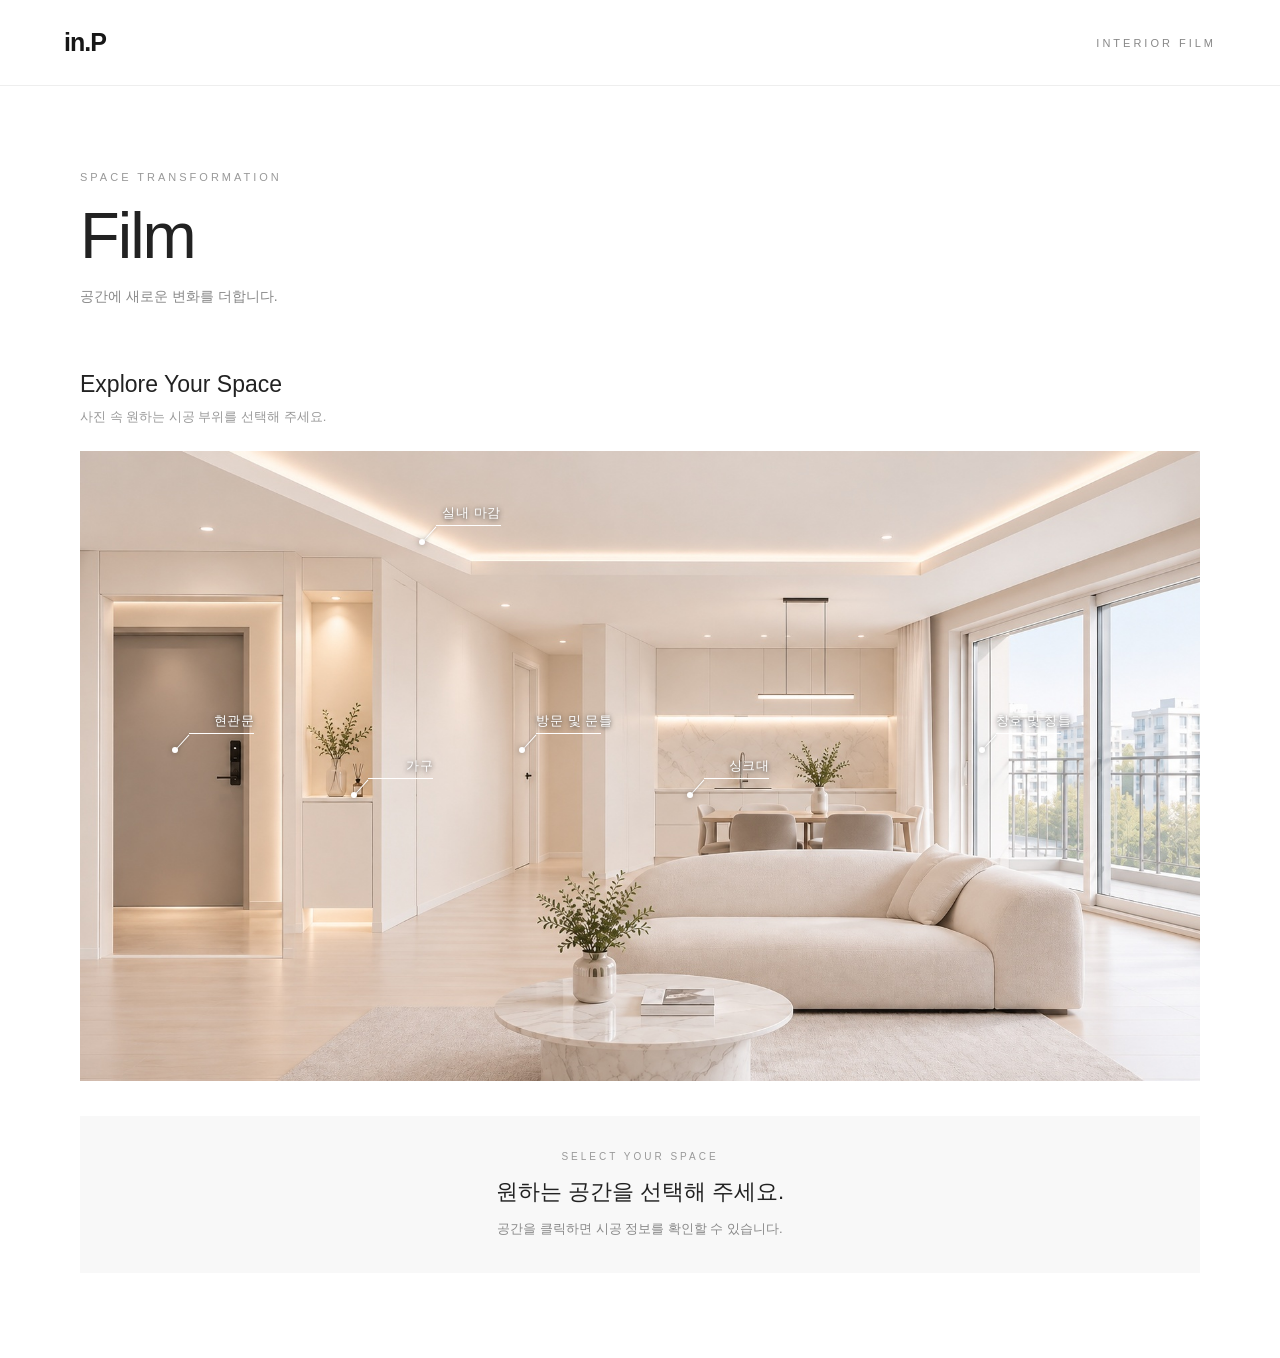
<file: film.html>
<!DOCTYPE html>
<html lang="ko">
<head>
  <meta charset="UTF-8">
  <meta name="viewport" content="width=device-width, initial-scale=1.0">
  <title>in.P | Film</title>
  <link rel="stylesheet" href="style.css">
</head>
<body>

  <header class="film-header">
    <a href="index.html" class="logo">in.P</a>
    <span>INTERIOR FILM</span>
  </header>

  <main class="photo-page">

    <section class="photo-intro">
      <p class="eyebrow">SPACE TRANSFORMATION</p>
      <h1>Film</h1>
      <p>공간에 새로운 변화를 더합니다.</p>
    </section>

    <section class="room-section">

      <div class="room-heading">
        <h2>Explore Your Space</h2>
        <p>사진 속 원하는 시공 부위를 선택해 주세요.</p>
      </div>

      <div class="room-photo">

        <img src="images/room.jpg"
             alt="in.P 인테리어 필름 시공 공간">

        
<a href="entrance.html" class="hotspot entrance">
  <span>현관문</span>
</a>


        <!-- 02. 싱크대 -->
        <a href="kitchen.html" class="hotspot kitchen">
  <span>싱크대</span>
</a>

        <!-- 03. 방문 및 문틀 -->
        <a href="door.html" class="hotspot door">
  <span>방문 및 문틀</span>
</a>

        <!-- 04. 실내 마감 -->
        <a href="finish.html" class="hotspot finish">
  <span>실내 마감</span>
</a>

        <!-- 05. 창호 및 창틀 -->
        <a href="window.html" class="hotspot window">
  <span>창호 및 창틀</span>
</a>

        <!-- 06. 가구 -->
        <a href="furniture.html" class="hotspot furniture">
  <span>가구</span>
</a>

      </div>

      <div class="selected-space" id="selectedSpace">
        <p>SELECT YOUR SPACE</p>
        <h3>원하는 공간을 선택해 주세요.</h3>
        <span>공간을 클릭하면 시공 정보를 확인할 수 있습니다.</span>
      </div>

    </section>

  </main>

  <script src="script.js"></script>

</body>
</html>
</file>
<file: style.css>
/* =========================
   1. 기본 설정
========================= */

* {
  margin: 0;
  padding: 0;
  box-sizing: border-box;
}

body {
  font-family: Arial, sans-serif;
  background: #ffffff;
  color: #171717;
}


/* =========================
   2. 첫 화면
   index.html
========================= */

.landing {
  width: 100%;
  min-height: 100vh;
  display: flex;
  justify-content: center;
  align-items: center;
}

.brand {
  text-align: center;
}

.brand h1 {
  font-size: 64px;
  font-weight: 500;
  letter-spacing: -3px;
}

.film-link {
  display: inline-block;
  margin-top: 12px;
  color: #777777;
  font-size: 14px;
  letter-spacing: 3px;
  text-decoration: none;
  transition: color 0.3s;
}

.film-link:hover {
  color: #111111;
}


/* =========================
   3. Film 페이지 상단
========================= */

.film-header {
  width: 100%;
  padding: 28px 5%;
  display: flex;
  justify-content: space-between;
  align-items: center;
  border-bottom: 1px solid #eeeeee;
}

.logo {
  color: #171717;
  font-size: 25px;
  font-weight: 600;
  text-decoration: none;
  letter-spacing: -1px;
}

.film-header span {
  color: #888888;
  font-size: 11px;
  letter-spacing: 3px;
}


/* =========================
   4. Film 페이지 전체
========================= */

.photo-page {
  max-width: 1200px;
  margin: 0 auto;
  padding: 85px 40px;
}

.photo-intro {
  margin-bottom: 65px;
}

.photo-intro .eyebrow {
  color: #999999;
  font-size: 11px;
  letter-spacing: 3px;
}

.photo-intro h1 {
  font-size: 65px;
  font-weight: 400;
  margin: 15px 0;
  letter-spacing: -2px;
}

.photo-intro p:last-child {
  color: #888888;
  font-size: 14px;
}


/* =========================
   5. 사진 영역 제목
========================= */

.room-heading {
  margin-bottom: 25px;
}

.room-heading h2 {
  font-size: 23px;
  font-weight: 500;
}

.room-heading p {
  color: #999999;
  font-size: 13px;
  margin-top: 10px;
}


/* =========================
   6. 아파트 사진
========================= */

.room-photo {
  position: relative;
  width: 100%;
  overflow: hidden;
  background: #e8e5df;
}

.room-photo img {
  display: block;
  width: 100%;
  height: auto;
}



/* =========================
   in.P 카테고리 클릭 디자인
========================= */

.hotspot {
  position: absolute;
  display: block;
  border: 0 !important;
  outline: none !important;
  box-shadow: none !important;
  background: transparent !important;
  cursor: pointer;
  transition: opacity 0.25s ease;
  overflow: visible;
}

/* 포인트 점 */
.hotspot::after {
  content: "";
  position: absolute;
  left: 50%;
  top: 50%;
  width: 6px;
  height: 6px;
  border-radius: 50%;
  background: #fff;
  transform: translate(-50%, -50%);
  box-shadow: 0 0 6px rgba(0, 0, 0, 0.35);
}

/* 대각선 연결선 */
.hotspot::before {
  content: "";
  position: absolute;
  left: 50%;
  top: 50%;
  width: 21px;
  height: 1px;
  background: #fff;
  transform: rotate(-48deg);
  transform-origin: left center;
  box-shadow: 0 0 3px rgba(0, 0, 0, 0.3);
}

/* 카테고리 한글 이름 */
.hotspot span {
  position: absolute;
  left: calc(50% + 14px);
  top: calc(50% - 38px);
  width: 65px;
  padding: 0;
  color: #fff;
  font-size: 13px;
  font-weight: 500;
  letter-spacing: 0.5px;
  text-align: right;
  white-space: nowrap;
  text-shadow: 0 1px 5px #333;
}

/* 수평 연결선 */
.hotspot span::after {
  content: "";
  display: block;
  width: 65px;
  height: 1px;
  margin-top: 3px;
  background: #fff;
}

/* 마우스 올렸을 때 */
.hotspot:hover,
.hotspot.active {
  opacity: 0.7;
}

/* =========================
   시공 부위별 기존 위치 유지
========================= */

.hotspot.entrance {
  left: 6%;
  top: 45%;
  width: 5%;
  height: 5%;
}

.hotspot.kitchen {
  left: 52%;
  top: 52%;
  width: 5%;
  height: 5%;
}

.hotspot.door {
  left: 37%;
  top: 45%;
  width: 5%;
  height: 5%;
}

.hotspot.finish {
  left: 28%;
  bottom: 83%;
  width: 5%;
  height: 5%;
}

.hotspot.window {
  right: 17%;
  top: 45%;
  width: 5%;
  height: 5%;
}

.hotspot.furniture {
  left: 22%;
  top: 52%;
  width: 5%;
  height: 5%;
}


/* =========================
   9. 선택한 시공 정보
========================= */

.selected-space {
  margin-top: 35px;
  padding: 35px 20px;
  text-align: center;
  background: #f8f8f8;
}

.selected-space p {
  color: #999999;
  font-size: 10px;
  letter-spacing: 3px;
  margin-bottom: 15px;
}

.selected-space h3 {
  font-size: 22px;
  font-weight: 500;
  margin-bottom: 12px;
}

.selected-space span {
  color: #888888;
  font-size: 13px;
}


/* =========================
   10. 모바일 화면
========================= */

@media (max-width: 700px) {

  .film-header {
    padding: 22px 20px;
  }

  .photo-page {
    padding: 55px 20px;
  }

  .photo-intro {
    margin-bottom: 45px;
  }

  .photo-intro h1 {
    font-size: 48px;
  }

  .hotspot span {
    font-size: 9px;
    padding: 5px 3px;
    letter-spacing: 0;
  }

  .selected-space {
    padding: 28px 15px;
  }

  .selected-space h3 {
    font-size: 18px;
  }
}

/* =========================
   상세 시공 페이지
========================= */

.detail-back {
  color: #777;
  text-decoration: none;
  font-size: 12px;
  letter-spacing: 2px;
}

.detail-page {
  max-width: 1100px;
  margin: 0 auto;
  padding: 85px 40px;
}

.detail-intro {
  margin-bottom: 100px;
}

.detail-intro h1 {
  font-size: 58px;
  font-weight: 400;
  margin: 18px 0;
}

.detail-intro p:last-child {
  color: #888;
  font-size: 14px;
}

.detail-description {
  max-width: 650px;
  margin-bottom: 80px;
}

.detail-number {
  color: #999;
  font-size: 11px;
  letter-spacing: 2px;
  margin-bottom: 18px;
}

.detail-description h2,
.detail-info h2 {
  font-size: 27px;
  font-weight: 400;
  margin-bottom: 18px;
}

.detail-description > p:last-child {
  color: #888;
  font-size: 14px;
  line-height: 2;
}

.work-section {
  margin-bottom: 100px;
}

.work-heading {
  margin-bottom: 25px;
}

.work-heading h2 {
  font-size: 25px;
  font-weight: 400;
}

.work-heading p {
  color: #999;
  font-size: 13px;
  margin-top: 10px;
}

.detail-page .work-card-images {
  display: grid;
  grid-template-columns: repeat(2, minmax(0, 1fr));
  gap: 10px;
}

.detail-page .work-card-images > div {
  min-width: 0;
}

.detail-page .work-card-images img {
  display: block;
  width: 100%;
  aspect-ratio: 1 / 1;
  object-fit: cover;
  background: #eee;
}

.work-image-placeholder {
  aspect-ratio: 4 / 5;
  background: #e9e6e0;
  display: flex;
  flex-direction: column;
  justify-content: center;
  align-items: center;
  color: #777;
}

.work-image-placeholder span {
  font-size: 12px;
  letter-spacing: 3px;
}

.work-image-placeholder p {
  font-size: 13px;
  margin-top: 10px;
}

.detail-info {
  margin-bottom: 100px;
}

.info-row {
  display: flex;
  justify-content: space-between;
  padding: 22px 5px;
  border-bottom: 1px solid #eeeeee;
  font-size: 14px;
}

.info-row span:last-child {
  color: #888;
}

.detail-contact {
  padding: 70px 20px;
  background: #f7f7f7;
  text-align: center;
}

.detail-contact > p {
  font-size: 10px;
  letter-spacing: 3px;
  color: #999;
}

.detail-contact h2 {
  font-size: 22px;
  font-weight: 400;
  margin: 20px 0 30px;
}

.detail-contact a {
  display: inline-block;
  color: #222;
  text-decoration: none;
  border-bottom: 1px solid #222;
  padding-bottom: 6px;
  font-size: 13px;
}

@media (max-width: 700px) {
  .detail-page {
    padding: 55px 20px;
  }

  .detail-intro h1 {
    font-size: 42px;
  }

  .detail-intro {
    margin-bottom: 70px;
  }

  .work-images {
    gap: 8px;
  }

  .info-row {
    font-size: 12px;
  }
}
.hotspot {
  position: absolute;
  display: flex;
  justify-content: center;
  align-items: center;
  text-decoration: none;
  color: inherit;

  border: 1px solid rgba(255, 255, 255, 0.9);
  background: rgba(20, 20, 20, 0.18);

  cursor: pointer;
  transition: background 0.25s, border 0.25s;
}

/* ==================================
   in.P 상세 페이지 디자인 개선
   ================================== */

/* 상세 페이지 기본 */
body {
  color: #222;
}

/* 상세 페이지 전체 제목 */
.page-title {
  font-size: 34px;
  font-weight: 500;
  letter-spacing: -1.5px;
  margin-bottom: 18px;
}

/* 상세 페이지 설명 */
.page-description {
  font-size: 15px;
  line-height: 1.9;
  color: #777;
  word-break: keep-all;
}

/* 시공 사진 영역 */
.works-container {
  margin-top: 60px;
  margin-bottom: 80px;
}

/* 시공 사진 카드 */
.work-card {
  overflow: hidden;
  border-radius: 4px;
  background: #fff;
  margin-bottom: 35px;
}

/* 시공 사진 */
.work-card img {
  display: block;
  width: 100%;
  height: auto;
  object-fit: cover;
}

/* 시공 제목 */
.work-card h3 {
  font-size: 19px;
  font-weight: 500;
  margin: 18px 0 10px;
  letter-spacing: -0.5px;
}

/* 시공 설명 */
.work-card p {
  font-size: 14px;
  line-height: 1.8;
  color: #777;
  word-break: keep-all;
}

/* Before / After */
.before-after {
  display: grid;
  grid-template-columns: repeat(2, minmax(0, 1fr));
  gap: 12px;
}

/* 페이지 하단 여백 */
footer {
  margin-top: 80px;
}

/* ==================================
   모바일 최적화 기본 설정
   ================================== */

@media (max-width: 768px) {

  .page-title {
    font-size: 27px;
    letter-spacing: -1px;
  }

  .page-description {
    font-size: 14px;
    line-height: 1.8;
  }

  .works-container {
    margin-top: 35px;
    margin-bottom: 50px;
  }

  .work-card {
    margin-bottom: 25px;
  }

  .work-card h3 {
    font-size: 17px;
  }

  .work-card p {
    font-size: 13px;
  }

  .before-after {
    gap: 8px;
  }

  footer {
    margin-top: 50px;
  }

}

/* ==================================
   in.P 상세 페이지 실제 구조 개선
   ================================== */

/* 상세 페이지 전체 */
.detail-page {
  max-width: 1160px;
  padding: 90px 45px;
}

/* 상단 소개 */
.detail-intro {
  margin-bottom: 90px;
}

.detail-intro .eyebrow {
  font-size: 11px;
  letter-spacing: 3px;
  color: #999;
}

.detail-intro h1 {
  font-size: 56px;
  letter-spacing: -2px;
  margin: 20px 0;
}

/* 시공 설명 */
.detail-description {
  max-width: 700px;
  margin-bottom: 85px;
}

.detail-description h2,
.detail-info h2 {
  letter-spacing: -1px;
}

/* 시공 사례 */
.work-section {
  margin-bottom: 100px;
}

.work-heading {
  margin-bottom: 35px;
}

.work-heading h2 {
  letter-spacing: -1px;
}

.detail-page .works-list {
  gap: 45px 30px;
  margin-top: 40px;
}

.detail-page .work-card {
  min-width: 0;
}

.detail-page .work-card-images {
  gap: 12px;
}

.detail-page .work-card-images img {
  border-radius: 2px;
  transition: opacity 0.3s ease;
}

.detail-page .work-card-images img:hover {
  opacity: 0.92;
}

.detail-page .work-card h3 {
  font-size: 18px;
  font-weight: 500;
  margin-top: 20px;
  letter-spacing: -0.5px;
}

.detail-page .work-card > p {
  color: #777;
  font-size: 13px;
  line-height: 1.9;
}

/* 시공 정보 */
.detail-info {
  max-width: 850px;
  margin-bottom: 100px;
}

.detail-info .info-row {
  padding: 24px 5px;
}

/* 하단 안내 */
.detail-contact {
  padding: 75px 20px;
}

/* 모바일 */
@media (max-width: 700px) {

  .detail-page {
    padding: 55px 20px;
  }

  .detail-intro {
    margin-bottom: 65px;
  }

  .detail-intro h1 {
    font-size: 38px;
    letter-spacing: -1.5px;
  }

  .detail-description {
    margin-bottom: 60px;
  }

  .detail-description h2,
  .detail-info h2 {
    font-size: 23px;
  }

  .work-section {
    margin-bottom: 65px;
  }

  .work-heading h2 {
    font-size: 22px;
  }

  .detail-page .works-list {
    grid-template-columns: 1fr;
    gap: 35px;
    margin-top: 25px;
  }

  .detail-page .work-card-images {
    gap: 8px;
  }

  .detail-page .work-card h3 {
    font-size: 17px;
  }

  .detail-info {
    margin-bottom: 65px;
  }

  .detail-info .info-row {
    padding: 18px 3px;
    font-size: 13px;
    gap: 15px;
  }

  .detail-contact {
    padding: 55px 18px;
  }

  .detail-contact h2 {
    font-size: 19px;
    line-height: 1.6;
  }
}
/* =========================
   모바일 핫스팟 최적화
========================= */

/* =========================
   모바일 전용 핫스팟 디자인
========================= */

@media (max-width: 600px) {

  /* 대각선 제거 */
  .hotspot::before {
    display: none;
  }

  /* 흰색 포인트 */
  .hotspot::after {
    width: 5px;
    height: 5px;
  }

  /* 카테고리 라벨 */
.hotspot span {
  left: calc(50% + 02px);
  top: calc(50% - 15px);
  width: auto;

  padding: 3px 6px;

  color: #000000;
  background: transparent;

  border: none;
  border-radius: 0;

  font-size: 7px;
  font-weight: 400;
  letter-spacing: 0.2px;

  text-align: left;
  white-space: nowrap;
  text-shadow: none;
}
  /* 수평선 제거 */
  .hotspot span::after {
    display: none;
  }

}

/* ======================================
   GALLERY PAGE
====================================== */

.gallery-page {
  width: 100%;
  max-width: 1400px;
  margin: 0 auto;
  padding: 100px 5% 120px;
}

.gallery-heading {
  text-align: center;
  margin-bottom: 55px;
}

.gallery-heading h1 {
  font-size: 38px;
  font-weight: 500;
  letter-spacing: 5px;
  margin: 0;
}

.gallery-heading p {
  font-size: 11px;
  letter-spacing: 3px;
  color: #888;
  margin-top: 12px;
}

.gallery-filters {
  display: flex;
  justify-content: center;
  flex-wrap: wrap;
  gap: 25px;
  margin-bottom: 45px;
}

.gallery-filters button {
  border: none;
  background: none;
  padding: 8px 0;
  font-size: 12px;
  letter-spacing: 1px;
  color: #999;
  cursor: pointer;
  transition: color 0.2s ease;
}

.gallery-filters button.active,
.gallery-filters button:hover {
  color: #111;
}

.gallery-filters button.active {
  border-bottom: 1px solid #111;
}

.gallery-grid {
  display: grid;
  grid-template-columns: repeat(3, minmax(0, 1fr));
  gap: 45px 25px;
  min-height: 200px;
}

.gallery-card {
  display: block;
  color: inherit;
  text-decoration: none;
  min-width: 0;
}

.gallery-card-image {
  width: 100%;
  aspect-ratio: 1 / 1;
  overflow: hidden;
  background: #f5f5f5;
  display: flex;
  align-items: center;
  justify-content: center;
}

.gallery-card-image img {
  width: 100%;
  height: 100%;
  object-fit: cover;
  transition: transform 0.5s ease;
}

.gallery-card:hover .gallery-card-image img {
  transform: scale(1.04);
}

.gallery-card-info {
  padding-top: 15px;
}

.gallery-category {
  font-size: 10px;
  letter-spacing: 1.5px;
  color: #999;
}

.gallery-card-info h3 {
  font-size: 14px;
  font-weight: 400;
  margin: 8px 0 0;
  color: #222;
}

.gallery-pagination {
  display: flex;
  justify-content: center;
  align-items: center;
  gap: 8px;
  margin-top: 65px;
}

.gallery-pagination button {
  min-width: 35px;
  height: 35px;
  border: none;
  background: none;
  color: #888;
  font-size: 12px;
  cursor: pointer;
}

.gallery-pagination button.active {
  color: #111;
  border-bottom: 1px solid #111;
}

.gallery-pagination button:disabled {
  opacity: 0.3;
  cursor: default;
}

/* MOBILE */

@media (max-width: 768px) {

  .gallery-page {
    padding: 65px 5% 80px;
  }

  .gallery-heading {
    margin-bottom: 35px;
  }

  .gallery-heading h1 {
    font-size: 29px;
  }

  .gallery-filters {
    gap: 15px;
    margin-bottom: 30px;
  }

  .gallery-filters button {
    font-size: 10px;
  }

  .gallery-grid {
    grid-template-columns: repeat(2, minmax(0, 1fr));
    gap: 30px 12px;
  }

  .gallery-card-info {
    padding-top: 10px;
  }

  .gallery-card-info h3 {
    font-size: 12px;
  }

  .gallery-pagination {
    margin-top: 45px;
  }

}


/* Before & After 제목 및 모아보기 정렬 */

.work-heading-top {
  display: flex;
  justify-content: space-between;
  align-items: center;
  width: 100%;
}

.gallery-more {
  font-size: 12px;
  color: #888;
  text-decoration: none;
  transition: color 0.2s ease;
  white-space: nowrap;
}

.gallery-more:hover {
  color: #111;
}
</file>
